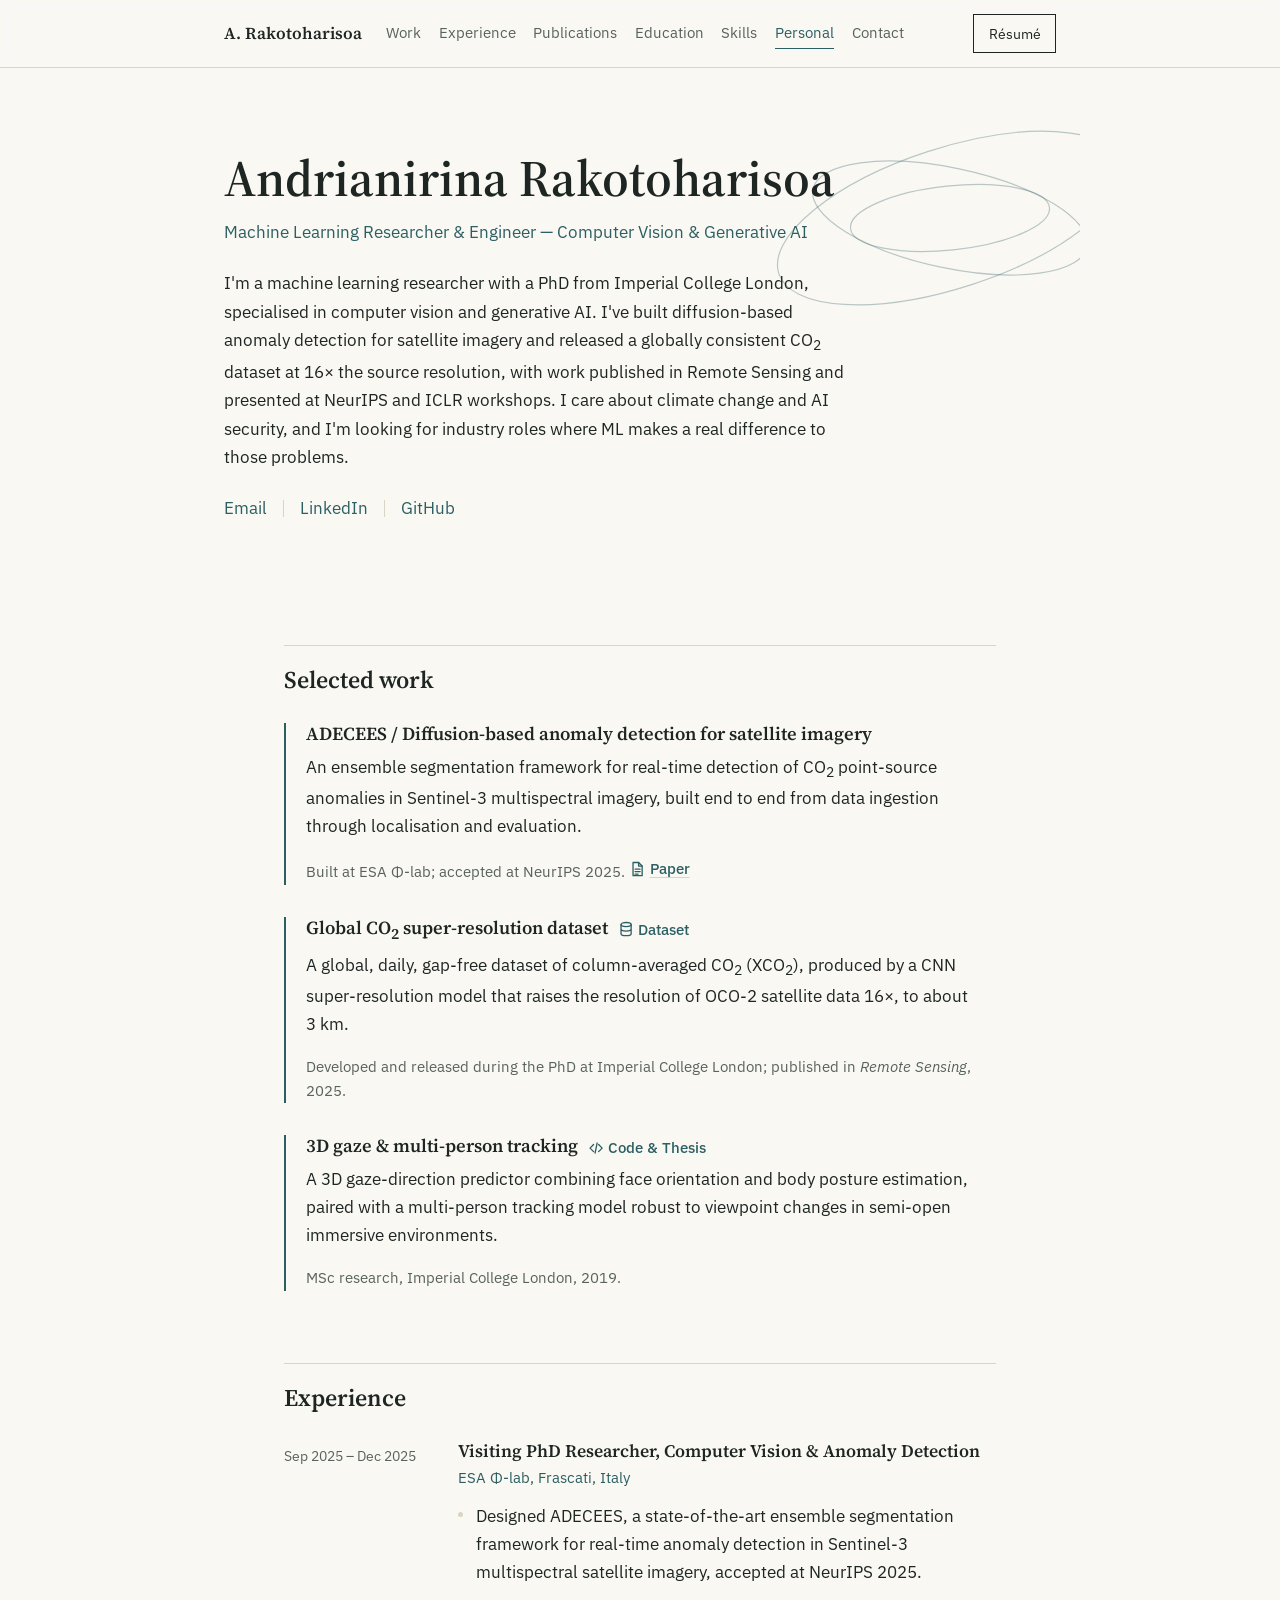
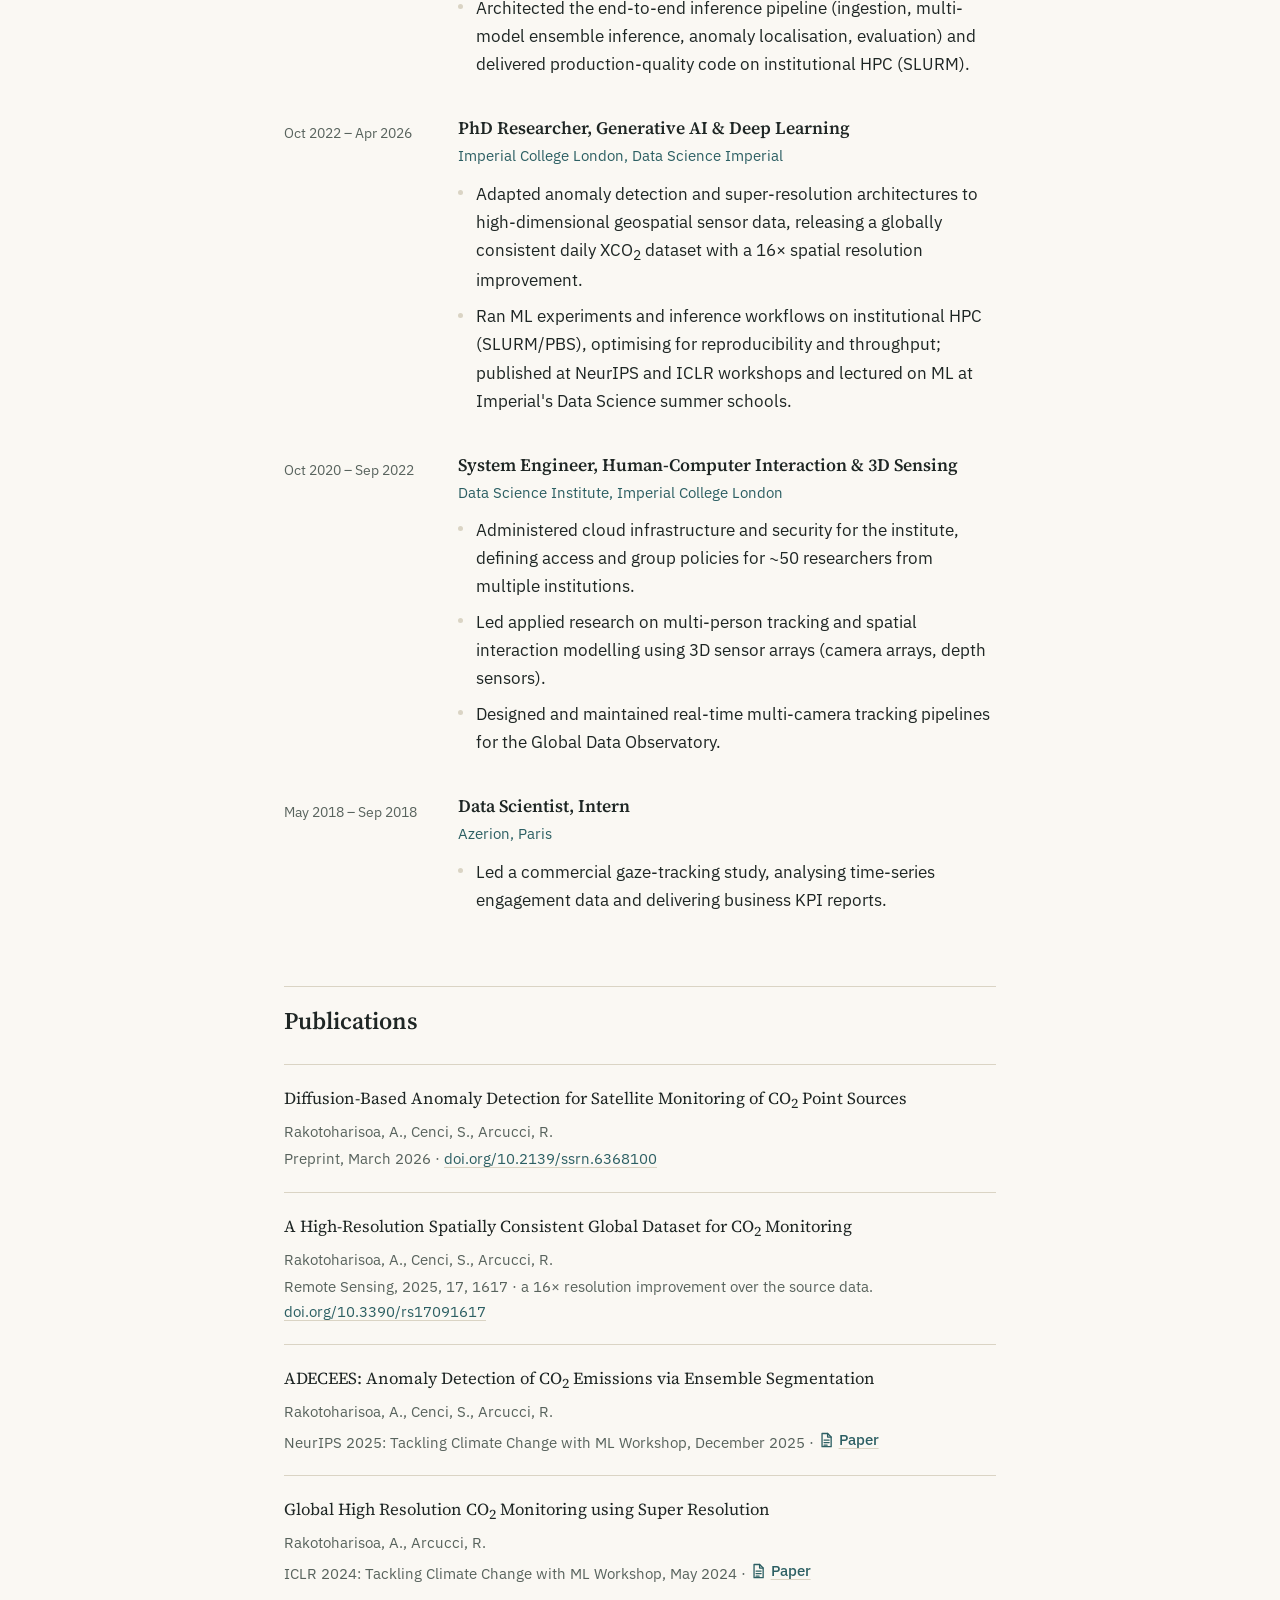
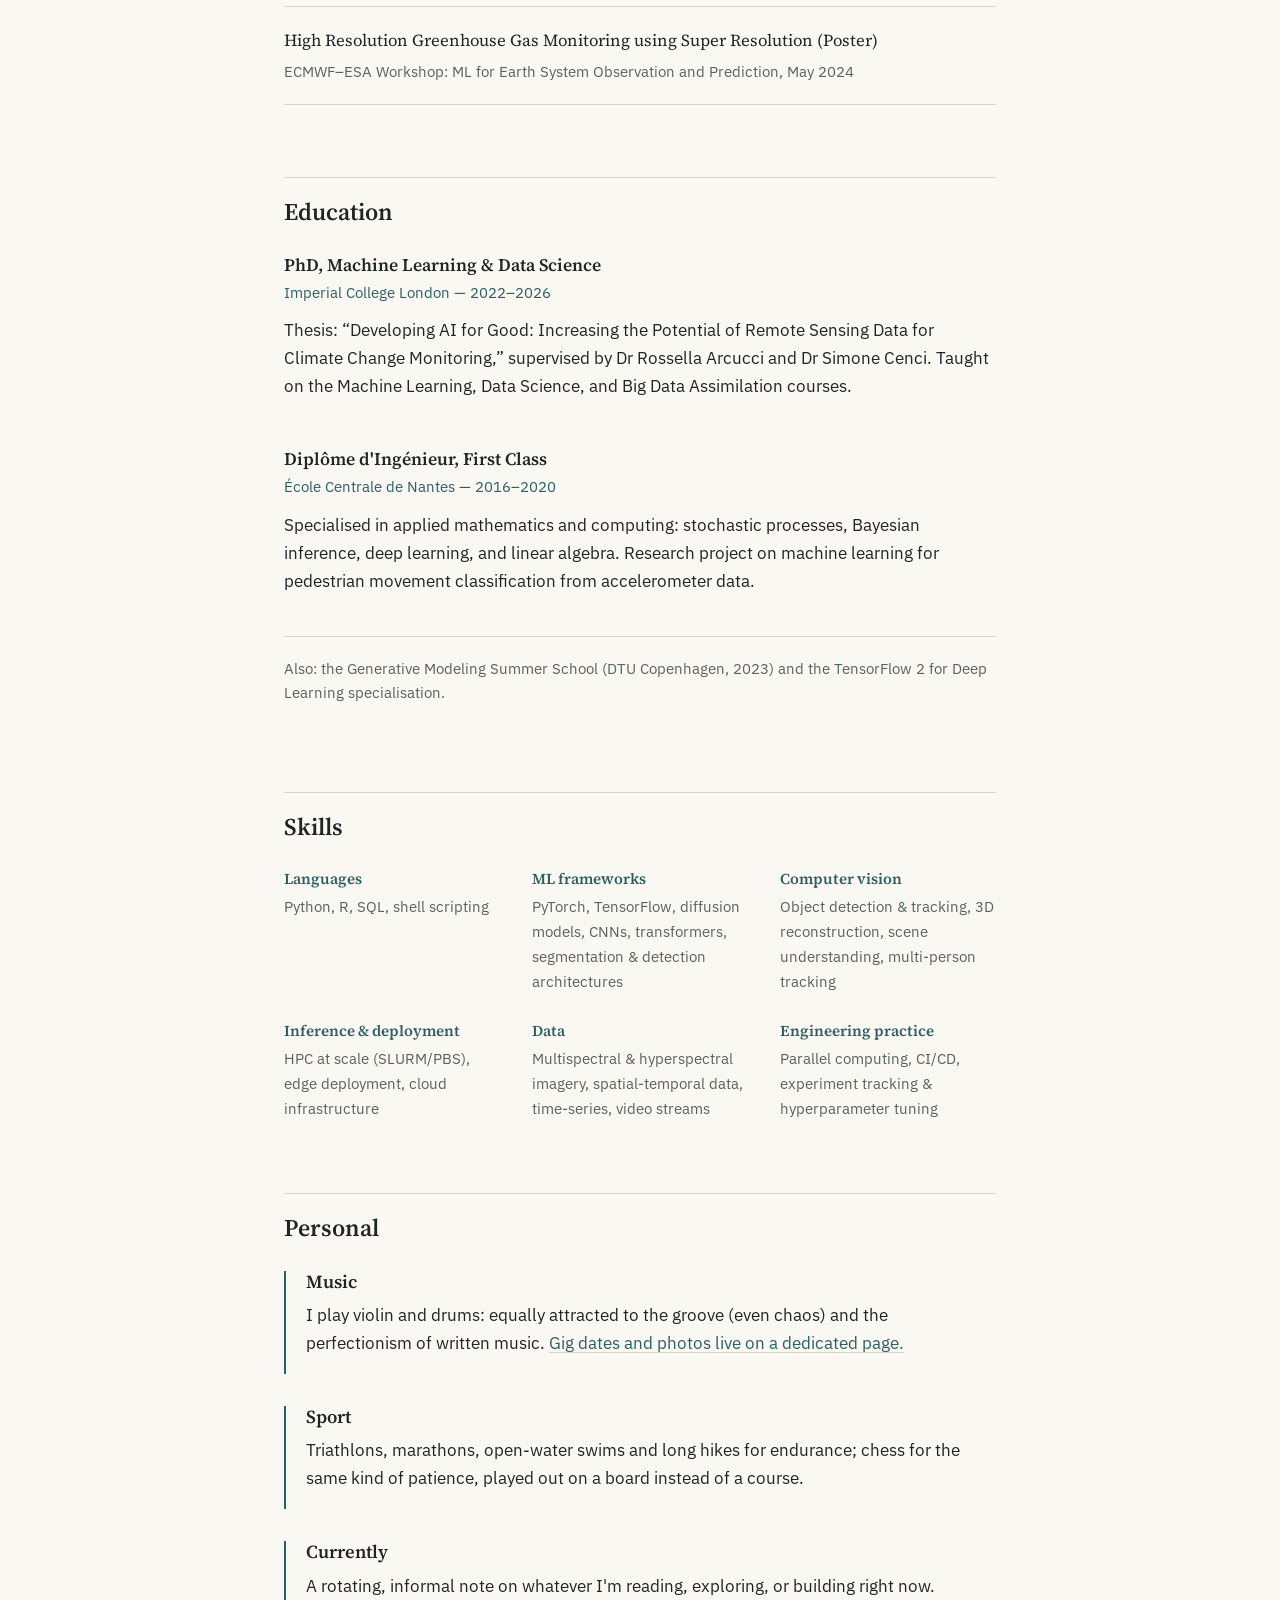
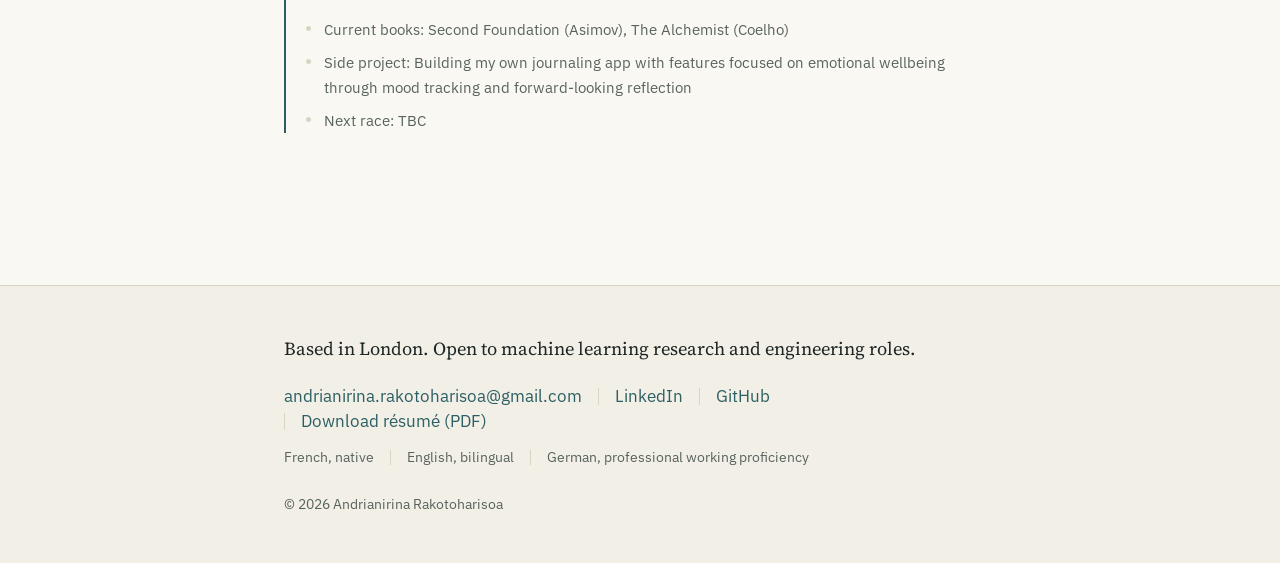
<file: index.html>
<!DOCTYPE html>
<html lang="en">
<head>
<meta charset="UTF-8">
<meta name="viewport" content="width=device-width, initial-scale=1.0">
<title>Andrianirina Rakotoharisoa — Machine Learning Researcher &amp; Engineer</title>
<meta name="description" content="Portfolio of Andrianirina Rakotoharisoa — Machine Learning Researcher and Engineer working in computer vision and generative AI for earth observation and climate monitoring.">
<meta property="og:type" content="website">
<meta property="og:url" content="https://andrianirinarakotoharisoa.github.io/">
<meta property="og:title" content="Andrianirina Rakotoharisoa — Machine Learning Researcher &amp; Engineer">
<meta property="og:description" content="Computer vision and generative AI for earth observation and climate monitoring. PhD, Imperial College London.">
<meta property="og:image" content="https://andrianirinarakotoharisoa.github.io/og-image.png">
<meta property="og:image:width" content="1200">
<meta property="og:image:height" content="630">
<meta property="og:image:alt" content="Andrianirina Rakotoharisoa, Machine Learning Researcher and Engineer">
<meta name="twitter:card" content="summary_large_image">
<link rel="icon" href="data:image/svg+xml,%3Csvg xmlns='http://www.w3.org/2000/svg' viewBox='0 0 32 32'%3E%3Crect width='32' height='32' rx='6' fill='%232C5F63'/%3E%3Ctext x='16' y='22' font-family='Georgia,serif' font-size='15' fill='%23FAF8F3' text-anchor='middle'%3EAR%3C/text%3E%3C/svg%3E">
<link rel="preconnect" href="https://fonts.googleapis.com">
<link rel="preconnect" href="https://fonts.gstatic.com" crossorigin>
<link href="https://fonts.googleapis.com/css2?family=Source+Serif+4:ital,opsz,wght@0,8..60,400;0,8..60,500;0,8..60,600;0,8..60,700;1,8..60,400&family=IBM+Plex+Sans:wght@400;500;600&display=swap" rel="stylesheet">
<link rel="stylesheet" href="style.css">
</head>
<body>

<a class="skip-link" href="#main">Skip to content</a>

<header class="site-header">
  <div class="header-inner">
    <a class="mark" href="#top">A. Rakotoharisoa</a>
    <nav aria-label="Primary">
      <a href="#work">Work</a>
      <a href="#experience">Experience</a>
      <a href="#publications">Publications</a>
      <a href="#education">Education</a>
      <a href="#skills">Skills</a>
      <a href="#personal">Personal</a>
      <a href="#contact">Contact</a>
    </nav>
    <a class="resume-btn" href="resume.pdf" download>Résumé</a>
  </div>
</header>

<main id="main">

  <section class="hero" id="top">
    <svg class="orbit-decoration" viewBox="0 0 420 420" aria-hidden="true" focusable="false">
      <ellipse cx="210" cy="210" rx="180" ry="70" transform="rotate(-18 210 210)"></ellipse>
      <ellipse cx="210" cy="210" rx="140" ry="50" transform="rotate(12 210 210)"></ellipse>
      <ellipse cx="210" cy="210" rx="100" ry="32" transform="rotate(-6 210 210)"></ellipse>
      <circle cx="366" cy="152" r="3.5"></circle>
    </svg>
    <div class="hero-inner">
      <h1>Andrianirina Rakotoharisoa</h1>
      <p class="role">Machine Learning Researcher &amp; Engineer — Computer Vision &amp; Generative AI</p>
      <p class="bio">I'm a machine learning researcher with a PhD from Imperial College London, specialised in computer vision and generative AI. I've built diffusion-based anomaly detection for satellite imagery and released a globally consistent CO<sub>2</sub> dataset at 16× the source resolution, with work published in Remote Sensing and presented at NeurIPS and ICLR workshops. I care about climate change and AI security, and I'm looking for industry roles where ML makes a real difference to those problems.</p>
      <div class="link-row hero-links">
        <a href="mailto:andrianirina.rakotoharisoa@gmail.com">Email</a>
        <a href="https://www.linkedin.com/in/andrianirina-r-228589144/" target="_blank" rel="noopener">LinkedIn</a>
        <a href="https://github.com/andrianirinarakotoharisoa" target="_blank" rel="noopener">GitHub</a>
      </div>
    </div>
  </section>

  <section id="work" class="section">
    <h2>Selected work</h2>
    <div class="work-list">
      <article class="work-item">
        <h3>ADECEES / Diffusion-based anomaly detection for satellite imagery</h3>
        <p>An ensemble segmentation framework for real-time detection of CO<sub>2</sub> point-source anomalies in Sentinel-3 multispectral imagery, built end to end from data ingestion through localisation and evaluation.</p>
        <p class="work-meta">Built at ESA Φ-lab; accepted at NeurIPS 2025. <a class="paper-link" href="https://www.climatechange.ai/papers/neurips2025/70" target="_blank" rel="noopener"><svg class="paper-icon" viewBox="0 0 16 16" aria-hidden="true" focusable="false"><path d="M4 1.5h5.5L13 5v9.5H4z"/><path d="M9.5 1.5V5H13M6 8h5M6 10.5h5M6 13h3"/></svg>Paper</a></p>
      </article>
      <article class="work-item">
        <h3>Global CO<sub>2</sub> super-resolution dataset <a class="paper-link title-link" href="https://gd-xco2.dsi.ic.ac.uk/datasets" target="_blank" rel="noopener"><svg class="paper-icon" viewBox="0 0 16 16" aria-hidden="true" focusable="false"><ellipse cx="8" cy="3.5" rx="5" ry="2"/><path d="M3 3.5v9c0 1.1 2.2 2 5 2s5-.9 5-2v-9M3 8c0 1.1 2.2 2 5 2s5-.9 5-2"/></svg>Dataset</a></h3>
        <p>A global, daily, gap-free dataset of column-averaged CO<sub>2</sub> (XCO<sub>2</sub>), produced by a CNN super-resolution model that raises the resolution of OCO-2 satellite data 16×, to about 3&nbsp;km.</p>
        <p class="work-meta">Developed and released during the PhD at Imperial College London; published in <em>Remote Sensing</em>, 2025.</p>
      </article>
      <article class="work-item">
        <h3>3D gaze &amp; multi-person tracking <a class="paper-link title-link" href="https://github.com/dsi-icl/do-gaze" target="_blank" rel="noopener"><svg class="paper-icon" viewBox="0 0 16 16" aria-hidden="true" focusable="false"><path d="M5.5 4.5 2 8l3.5 3.5M10.5 4.5 14 8l-3.5 3.5M9 3 7 13"/></svg>Code & Thesis</a></h3>
        <p>A 3D gaze-direction predictor combining face orientation and body posture estimation, paired with a multi-person tracking model robust to viewpoint changes in semi-open immersive environments.</p>
        <p class="work-meta">MSc research, Imperial College London, 2019.</p>
      </article>
    </div>
  </section>

  <section id="experience" class="section">
    <h2>Experience</h2>
    <ol class="timeline">
      <li>
        <div class="tl-date">Sep 2025 – Dec 2025</div>
        <div class="tl-content">
          <h3>Visiting PhD Researcher, Computer Vision &amp; Anomaly Detection</h3>
          <p class="tl-org">ESA Φ-lab, Frascati, Italy</p>
          <ul>
            <li>Designed ADECEES, a state-of-the-art ensemble segmentation framework for real-time anomaly detection in Sentinel-3 multispectral satellite imagery, accepted at NeurIPS 2025.</li>
            <li>Architected the end-to-end inference pipeline (ingestion, multi-model ensemble inference, anomaly localisation, evaluation) and delivered production-quality code on institutional HPC (SLURM).</li>
          </ul>
        </div>
      </li>
      <li>
        <div class="tl-date">Oct 2022 – Apr 2026</div>
        <div class="tl-content">
          <h3>PhD Researcher, Generative AI &amp; Deep Learning</h3>
          <p class="tl-org">Imperial College London, Data Science Imperial</p>
          <ul>
            <li>Adapted anomaly detection and super-resolution architectures to high-dimensional geospatial sensor data, releasing a globally consistent daily XCO<sub>2</sub> dataset with a 16× spatial resolution improvement.</li>
            <li>Ran ML experiments and inference workflows on institutional HPC (SLURM/PBS), optimising for reproducibility and throughput; published at NeurIPS and ICLR workshops and lectured on ML at Imperial's Data Science summer schools.</li>
          </ul>
        </div>
      </li>
      <li>
        <div class="tl-date">Oct 2020 – Sep 2022</div>
        <div class="tl-content">
          <h3>System Engineer, Human-Computer Interaction &amp; 3D Sensing</h3>
          <p class="tl-org">Data Science Institute, Imperial College London</p>
          <ul>
            <li>Administered cloud infrastructure and security for the institute, defining access and group policies for ~50 researchers from multiple institutions.</li>
            <li>Led applied research on multi-person tracking and spatial interaction modelling using 3D sensor arrays (camera arrays, depth sensors).</li>
            <li>Designed and maintained real-time multi-camera tracking pipelines for the Global Data Observatory.</li>
          </ul>
        </div>
      </li>
      <!-- <li>
        <div class="tl-date">May 2019 – Oct 2019</div>
        <div class="tl-content">
          <h3>MSc Research, 3D Gaze Estimation &amp; Multi-Person Tracking</h3>
          <p class="tl-org">Data Science Institute, Imperial College London</p>
          <ul>
            <li>Built a 3D gaze-direction predictor combining face orientation and body posture estimation in semi-open immersive environments.</li>
            <li>Implemented a multi-person tracking model robust to viewpoint variation.</li>
          </ul>
        </div>
      </li> -->
      <li>
        <div class="tl-date">May 2018 – Sep 2018</div>
        <div class="tl-content">
          <h3>Data Scientist, Intern</h3>
          <p class="tl-org">Azerion, Paris</p>
          <ul>
            <li>Led a commercial gaze-tracking study, analysing time-series engagement data and delivering business KPI reports.</li>
          </ul>
        </div>
      </li>
    </ol>
  </section>

  <section id="publications" class="section">
    <h2>Publications</h2>
    <ul class="pub-list">
      <li>
        <p class="pub-title">Diffusion-Based Anomaly Detection for Satellite Monitoring of CO<sub>2</sub> Point Sources</p>
        <p class="pub-authors">Rakotoharisoa, A., Cenci, S., Arcucci, R.</p>
        <p class="pub-venue">Preprint, March 2026 · <a href="https://doi.org/10.2139/ssrn.6368100" target="_blank" rel="noopener">doi.org/10.2139/ssrn.6368100</a></p>
      </li>
      <li>
        <p class="pub-title">A High-Resolution Spatially Consistent Global Dataset for CO<sub>2</sub> Monitoring</p>
        <p class="pub-authors">Rakotoharisoa, A., Cenci, S., Arcucci, R.</p>
        <p class="pub-venue">Remote Sensing, 2025, 17, 1617 · a 16× resolution improvement over the source data. <a href="https://doi.org/10.3390/rs17091617" target="_blank" rel="noopener">doi.org/10.3390/rs17091617</a></p>
      </li>
      <li>
        <p class="pub-title">ADECEES: Anomaly Detection of CO<sub>2</sub> Emissions via Ensemble Segmentation</p>
        <p class="pub-authors">Rakotoharisoa, A., Cenci, S., Arcucci, R.</p>
        <p class="pub-venue">NeurIPS 2025: Tackling Climate Change with ML Workshop, December 2025 · <a class="paper-link" href="https://www.climatechange.ai/papers/neurips2025/70" target="_blank" rel="noopener"><svg class="paper-icon" viewBox="0 0 16 16" aria-hidden="true" focusable="false"><path d="M4 1.5h5.5L13 5v9.5H4z"/><path d="M9.5 1.5V5H13M6 8h5M6 10.5h5M6 13h3"/></svg>Paper</a></p>
      </li>
      <li>
        <p class="pub-title">Global High Resolution CO<sub>2</sub> Monitoring using Super Resolution</p>
        <p class="pub-authors">Rakotoharisoa, A., Arcucci, R.</p>
        <p class="pub-venue">ICLR 2024: Tackling Climate Change with ML Workshop, May 2024 · <a class="paper-link" href="https://www.climatechange.ai/papers/iclr2024/48" target="_blank" rel="noopener"><svg class="paper-icon" viewBox="0 0 16 16" aria-hidden="true" focusable="false"><path d="M4 1.5h5.5L13 5v9.5H4z"/><path d="M9.5 1.5V5H13M6 8h5M6 10.5h5M6 13h3"/></svg>Paper</a></p>
      </li>
      <li>
        <p class="pub-title">High Resolution Greenhouse Gas Monitoring using Super Resolution (Poster)</p>
        <p class="pub-venue">ECMWF–ESA Workshop: ML for Earth System Observation and Prediction, May 2024</p>
      </li>
    </ul>
  </section>

  <section id="education" class="section">
    <h2>Education</h2>
    <div class="edu-list">
      <article>
        <h3>PhD, Machine Learning &amp; Data Science</h3>
        <p class="edu-org">Imperial College London — 2022–2026</p>
        <p>Thesis: “Developing AI for Good: Increasing the Potential of Remote Sensing Data for Climate Change Monitoring,” supervised by Dr Rossella Arcucci and Dr Simone Cenci. Taught on the Machine Learning, Data Science, and Big Data Assimilation courses.</p>
      </article>
      <article>
        <h3>Diplôme d'Ingénieur, First Class</h3>
        <p class="edu-org">École Centrale de Nantes — 2016–2020</p>
        <p>Specialised in applied mathematics and computing: stochastic processes, Bayesian inference, deep learning, and linear algebra. Research project on machine learning for pedestrian movement classification from accelerometer data.</p>
      </article>
    </div>
    <p class="training-note">Also: the Generative Modeling Summer School (DTU Copenhagen, 2023) and the TensorFlow 2 for Deep Learning specialisation.</p>
  </section>

  <section id="skills" class="section">
    <h2>Skills</h2>
    <div class="skills-grid">
      <div><h3>Languages</h3><p>Python, R, SQL, shell scripting</p></div>
      <div><h3>ML frameworks</h3><p>PyTorch, TensorFlow, diffusion models, CNNs, transformers, segmentation &amp; detection architectures</p></div>
      <div><h3>Computer vision</h3><p>Object detection &amp; tracking, 3D reconstruction, scene understanding, multi-person tracking</p></div>
      <div><h3>Inference &amp; deployment</h3><p>HPC at scale (SLURM/PBS), edge deployment, cloud infrastructure</p></div>
      <div><h3>Data</h3><p>Multispectral &amp; hyperspectral imagery, spatial-temporal data, time-series, video streams</p></div>
      <div><h3>Engineering practice</h3><p>Parallel computing, CI/CD, experiment tracking &amp; hyperparameter tuning</p></div>
    </div>
  </section>

  <section id="personal" class="section">
    <h2>Personal</h2>
    <div class="work-list">
      <article class="work-item">
        <h3>Music</h3>
        <p>I play violin and drums: equally attracted to the groove (even chaos) and the perfectionism of written music. <a href="music.html">Gig dates and photos live on a dedicated page.</a></p>
      </article>
      <article class="work-item">
        <h3>Sport</h3>
        <p>Triathlons, marathons, open-water swims and long hikes for endurance; chess for the same kind of patience, played out on a board instead of a course.</p>
      </article>
      <article class="work-item">
        <h3>Currently</h3>
        <p>A rotating, informal note on whatever I'm reading, exploring, or building right now.</p>
        <ul class="currently-list">
          <li>Current books: Second Foundation (Asimov), The Alchemist (Coelho)</li>
          <li>Side project: Building my own journaling app with features focused on emotional wellbeing through mood tracking and forward-looking reflection</li>
          <li>Next race: TBC</li>
        </ul>
      </article>
    </div>
  </section>

</main>

<footer id="contact" class="site-footer">
  <div class="footer-inner">
    <p class="footer-lead">Based in London. Open to machine learning research and engineering roles.</p>
    <div class="link-row footer-links">
      <a href="mailto:andrianirina.rakotoharisoa@gmail.com">andrianirina.rakotoharisoa@gmail.com</a>
      <a href="https://www.linkedin.com/in/andrianirina-r-228589144/" target="_blank" rel="noopener">LinkedIn</a>
      <a href="https://github.com/andrianirinarakotoharisoa" target="_blank" rel="noopener">GitHub</a>
      <a href="resume.pdf" download>Download résumé (PDF)</a>
    </div>
    <div class="link-row languages">
      <span>French, native</span>
      <span>English, bilingual</span>
      <span>German, professional working proficiency</span>
    </div>
    <p class="copyright">© 2026 Andrianirina Rakotoharisoa</p>
  </div>
</footer>

<script>
  // Highlight the current section in the nav as the page is scrolled.
  const links = document.querySelectorAll('nav a[href^="#"]');
  const sections = Array.from(links)
    .map(a => document.querySelector(a.getAttribute('href')))
    .filter(Boolean);

  if ('IntersectionObserver' in window && sections.length) {
    const observer = new IntersectionObserver((entries) => {
      entries.forEach(entry => {
        const link = document.querySelector(`nav a[href="#${entry.target.id}"]`);
        if (!link) return;
        if (entry.isIntersecting) {
          links.forEach(l => l.classList.remove('active'));
          link.classList.add('active');
        }
      });
    }, { rootMargin: '-45% 0px -50% 0px' });

    sections.forEach(section => observer.observe(section));
  }
</script>

<script data-goatcounter="https://arakotoharisoa.goatcounter.com/count" async src="https://gc.zgo.at/count.js"></script>
</body>
</html>
</file>
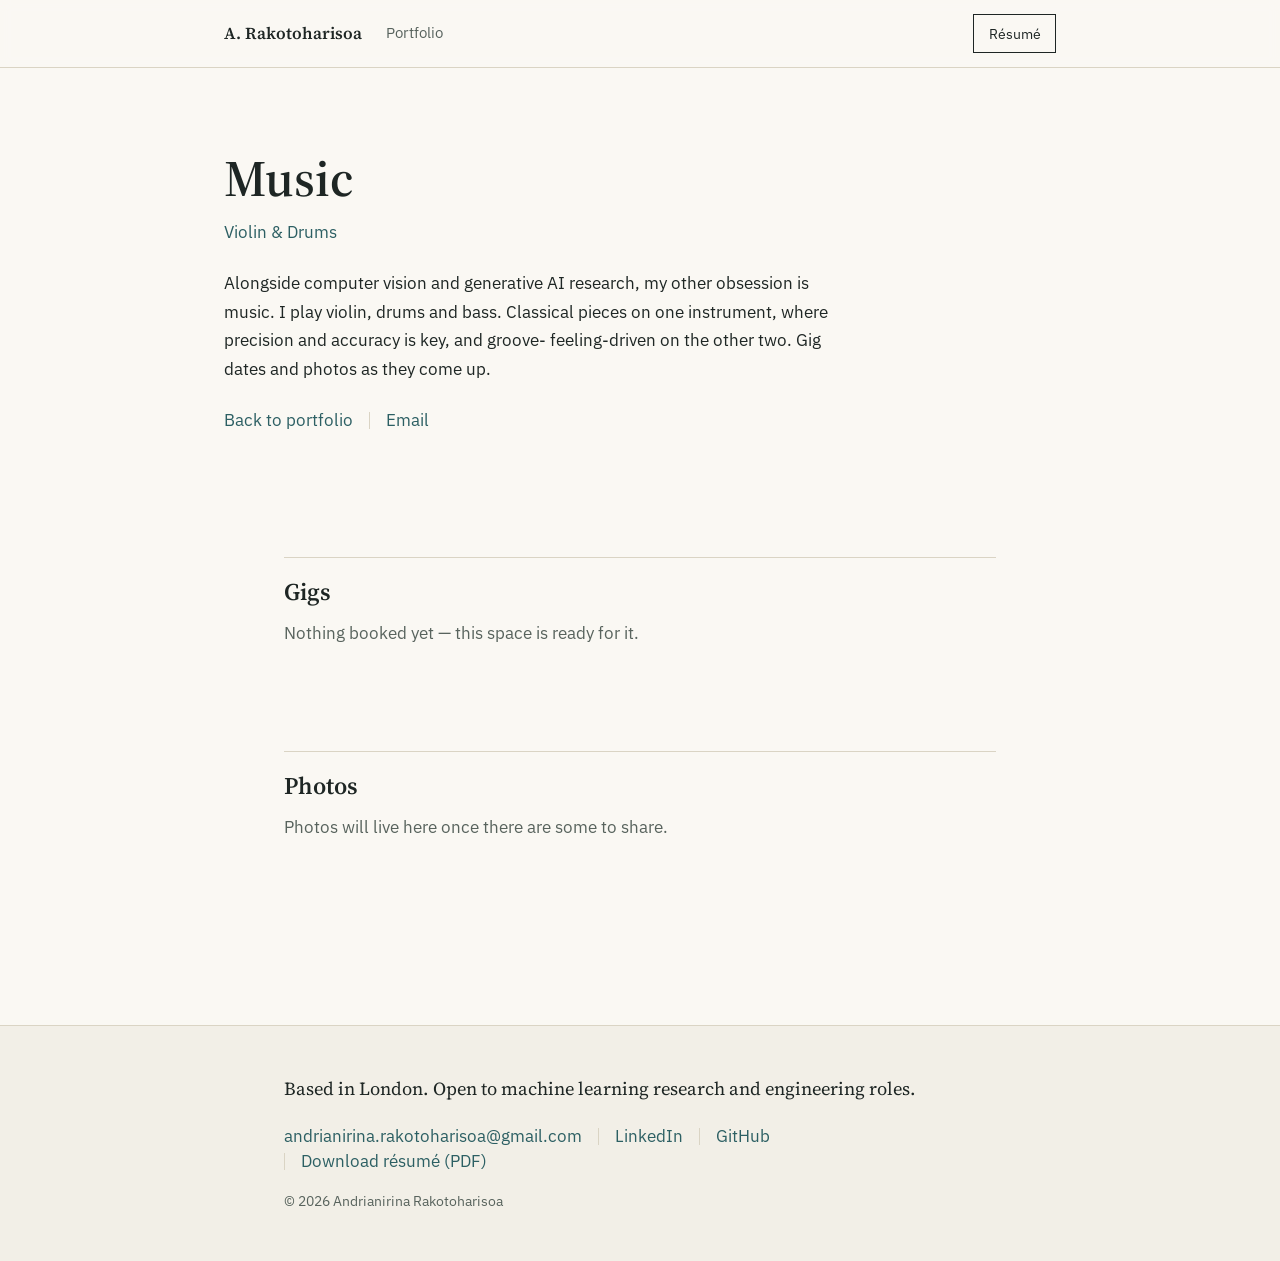
<file: music.html>
<!DOCTYPE html>
<html lang="en">
<head>
<meta charset="UTF-8">
<meta name="viewport" content="width=device-width, initial-scale=1.0">
<title>Music — Andrianirina Rakotoharisoa</title>
<meta name="description" content="Violin and drums, alongside machine learning research — gig dates and photos.">
<link rel="icon" href="data:image/svg+xml,%3Csvg xmlns='http://www.w3.org/2000/svg' viewBox='0 0 32 32'%3E%3Crect width='32' height='32' rx='6' fill='%232C5F63'/%3E%3Ctext x='16' y='22' font-family='Georgia,serif' font-size='15' fill='%23FAF8F3' text-anchor='middle'%3EAR%3C/text%3E%3C/svg%3E">
<link rel="preconnect" href="https://fonts.googleapis.com">
<link rel="preconnect" href="https://fonts.gstatic.com" crossorigin>
<link href="https://fonts.googleapis.com/css2?family=Source+Serif+4:ital,opsz,wght@0,8..60,400;0,8..60,500;0,8..60,600;0,8..60,700;1,8..60,400&family=IBM+Plex+Sans:wght@400;500;600&display=swap" rel="stylesheet">
<link rel="stylesheet" href="style.css">
</head>
<body>

<a class="skip-link" href="#main">Skip to content</a>

<header class="site-header">
  <div class="header-inner">
    <a class="mark" href="index.html">A. Rakotoharisoa</a>
    <nav aria-label="Primary">
      <a href="index.html">Portfolio</a>
    </nav>
    <a class="resume-btn" href="resume.pdf" download>Résumé</a>
  </div>
</header>

<main id="main">

  <section class="hero" id="top">
    <div class="hero-inner">
      <h1>Music</h1>
      <p class="role">Violin &amp; Drums</p>
      <p class="bio">Alongside computer vision and generative AI research, my other obsession is music. I play violin, drums and bass. Classical pieces on one instrument, where precision and accuracy is key, and groove- feeling-driven on the other two. Gig dates and photos as they come up.</p>
      <div class="link-row hero-links">
        <a href="index.html">Back to portfolio</a>
        <a href="mailto:andrianirina.rakotoharisoa@gmail.com">Email</a>
      </div>
    </div>
  </section>

  <section id="gigs" class="section">
    <h2>Gigs</h2>
    <p class="section-note">Nothing booked yet — this space is ready for it.</p>
    <ul class="gig-list">
      <!-- Add a gig like this:
      <li>
        <span class="gig-date">12 Oct 2026</span>
        <span class="gig-details">Venue name, city — violin, chamber quartet</span>
      </li>
      -->
    </ul>
  </section>

  <section id="photos" class="section">
    <h2>Photos</h2>
    <p class="section-note">Photos will live here once there are some to share.</p>
    <div class="photo-grid">
      <!-- Add a photo like this. Put the image file in an /images folder in the repo, then:
      <figure>
        <img src="images/gig-1.jpg" alt="Describe the photo">
        <figcaption>Short caption</figcaption>
      </figure>
      -->
    </div>
  </section>

</main>

<footer id="contact" class="site-footer">
  <div class="footer-inner">
    <p class="footer-lead">Based in London. Open to machine learning research and engineering roles.</p>
    <div class="link-row footer-links">
      <a href="mailto:andrianirina.rakotoharisoa@gmail.com">andrianirina.rakotoharisoa@gmail.com</a>
      <a href="https://www.linkedin.com/in/andrianirina-r-228589144/" target="_blank" rel="noopener">LinkedIn</a>
      <a href="https://github.com/andrianirinarakotoharisoa" target="_blank" rel="noopener">GitHub</a>
      <a href="resume.pdf" download>Download résumé (PDF)</a>
    </div>
    <p class="copyright">© 2026 Andrianirina Rakotoharisoa</p>
  </div>
</footer>

<script data-goatcounter="https://arakotoharisoa.goatcounter.com/count" async src="https://gc.zgo.at/count.js"></script>
</body>
</html>
</file>
<file: style.css>
/* ---------- Tokens ---------- */
:root {
  --paper: #FAF8F3;
  --paper-2: #F2EFE7;
  --ink: #1E2624;
  --ink-muted: #58635D;
  --accent: #2C5F63;
  --accent-tint: #E4EDEC;
  --rule: #DAD4C4;

  --font-serif: "Source Serif 4", Georgia, "Times New Roman", serif;
  --font-sans: "IBM Plex Sans", -apple-system, BlinkMacSystemFont, "Segoe UI", sans-serif;

  --content-width: 760px;
  --wide-width: 880px;
}

/* ---------- Reset ---------- */
* { box-sizing: border-box; }
html { scroll-behavior: auto; }
@media (prefers-reduced-motion: no-preference) {
  html { scroll-behavior: smooth; }
}
body {
  margin: 0;
  background: var(--paper);
  color: var(--ink);
  font-family: var(--font-sans);
  font-size: 17px;
  line-height: 1.65;
  -webkit-font-smoothing: antialiased;
}
h1, h2, h3 { font-family: var(--font-serif); font-weight: 600; line-height: 1.2; margin: 0; }
p { margin: 0 0 1em; }
ul, ol { margin: 0; padding: 0; list-style: none; }
a { color: inherit; text-decoration: none; }
img { max-width: 100%; display: block; }

:focus-visible {
  outline: 2px solid var(--accent);
  outline-offset: 3px;
}

.skip-link {
  position: absolute;
  left: -9999px;
  top: 0;
  background: var(--ink);
  color: var(--paper);
  padding: 0.75em 1em;
  z-index: 100;
}
.skip-link:focus {
  left: 1em;
  top: 1em;
}

/* ---------- Layout helpers ---------- */
.section {
  max-width: var(--content-width);
  margin: 0 auto;
  padding: 4.5rem 1.5rem 0;
  scroll-margin-top: 5rem;
}
.section:last-of-type { padding-bottom: 4.5rem; }
.section h2 {
  font-size: 1.5rem;
  border-top: 1px solid var(--rule);
  padding-top: 1.25rem;
  margin-bottom: 1.75rem;
}
.section-note {
  color: var(--ink-muted);
  margin-top: -1rem;
  margin-bottom: 2rem;
  max-width: 56ch;
}

/* ---------- Link rows (contact, footer, languages) ---------- */
.link-row {
  display: flex;
  flex-wrap: wrap;
  row-gap: 0.5rem;
}
.link-row a,
.link-row span {
  padding: 0 1rem;
  border-left: 1px solid var(--rule);
  line-height: 1;
}
.link-row a:first-child,
.link-row span:first-child {
  padding-left: 0;
  border-left: none;
}
.link-row a {
  color: var(--accent);
}
.link-row a:hover,
.link-row a:focus-visible {
  text-decoration: underline;
}
.link-row span {
  color: var(--ink-muted);
  font-size: 0.9rem;
}

/* ---------- Header / nav ---------- */
.site-header {
  position: sticky;
  top: 0;
  z-index: 10;
  background: rgba(250, 248, 243, 0.92);
  backdrop-filter: blur(6px);
  border-bottom: 1px solid var(--rule);
}
.header-inner {
  max-width: var(--wide-width);
  margin: 0 auto;
  padding: 0.9rem 1.5rem;
  display: flex;
  align-items: center;
  gap: 1.5rem;
}
.mark {
  font-family: var(--font-serif);
  font-weight: 600;
  font-size: 1.05rem;
  white-space: nowrap;
}
.site-header nav {
  display: flex;
  flex-wrap: wrap;
  gap: 0.25rem 1.1rem;
  margin-right: auto;
  font-size: 0.92rem;
}
.site-header nav a {
  color: var(--ink-muted);
  padding: 0.2rem 0;
  border-bottom: 1px solid transparent;
}
.site-header nav a:hover,
.site-header nav a:focus-visible {
  color: var(--ink);
}
.site-header nav a.active {
  color: var(--accent);
  border-bottom-color: var(--accent);
}
.resume-btn {
  border: 1px solid var(--ink);
  padding: 0.4rem 0.9rem;
  font-size: 0.9rem;
  white-space: nowrap;
  transition: background 0.15s ease, color 0.15s ease;
}
.resume-btn:hover,
.resume-btn:focus-visible {
  background: var(--ink);
  color: var(--paper);
}
@media (max-width: 720px) {
  .header-inner {
    flex-wrap: wrap;
    padding: 0.7rem 1rem 0;
    gap: 0.5rem 1rem;
  }
  .mark { margin-right: auto; }
  .resume-btn { padding: 0.3rem 0.75rem; font-size: 0.85rem; }
  .site-header nav {
    order: 3;
    width: 100%;
    margin-right: 0;
    flex-wrap: nowrap;
    overflow-x: auto;
    scrollbar-width: none;
    padding-bottom: 0.5rem;
  }
  .site-header nav::-webkit-scrollbar { display: none; }
  .site-header nav a { white-space: nowrap; }
}

/* ---------- Hero ---------- */
.hero {
  position: relative;
  max-width: var(--wide-width);
  margin: 0 auto;
  padding: 5rem 1.5rem 3.5rem;
  overflow: hidden;
  scroll-margin-top: 5rem;
}
.hero-inner {
  max-width: var(--content-width);
  position: relative;
  z-index: 1;
}
@media (prefers-reduced-motion: no-preference) {
  .hero-inner > * {
    animation: rise 0.7s ease both;
  }
  .hero-inner > *:nth-child(2) { animation-delay: 0.08s; }
  .hero-inner > *:nth-child(3) { animation-delay: 0.16s; }
  .hero-inner > *:nth-child(4) { animation-delay: 0.24s; }
}
@keyframes rise {
  from { opacity: 0; transform: translateY(10px); }
  to { opacity: 1; transform: translateY(0); }
}
.hero h1 {
  font-size: clamp(2.1rem, 4.6vw, 3.2rem);
  margin-bottom: 0.6rem;
}
.hero .role {
  font-size: 1.05rem;
  color: var(--accent);
  margin-bottom: 1.4rem;
}
.hero .bio {
  font-size: 1.08rem;
  max-width: 62ch;
  margin-bottom: 1.8rem;
}
.orbit-decoration {
  position: absolute;
  top: -60px;
  right: -80px;
  width: 420px;
  height: 420px;
  pointer-events: none;
}
.orbit-decoration ellipse {
  fill: none;
  stroke: var(--accent);
  stroke-opacity: 0.32;
  stroke-width: 1.2;
}
.orbit-decoration circle {
  fill: var(--accent);
  fill-opacity: 0.55;
}
@media (max-width: 820px) {
  .orbit-decoration { width: 280px; height: 280px; top: -40px; right: -60px; opacity: 0.7; }
}
@media (max-width: 560px) {
  .orbit-decoration { display: none; }
}

/* ---------- Selected work ---------- */
.work-list {
  display: flex;
  flex-direction: column;
  gap: 2rem;
}
.work-item {
  border-left: 2px solid var(--accent);
  padding-left: 1.25rem;
}
.work-item h3 {
  font-size: 1.15rem;
  margin-bottom: 0.5rem;
}
.work-meta {
  color: var(--ink-muted);
  font-size: 0.92rem;
  margin-bottom: 0;
}

.currently-list {
  display: flex;
  flex-direction: column;
  gap: 0.5rem;
  margin-top: 0.75rem;
}
.currently-list li {
  position: relative;
  padding-left: 1.1rem;
  color: var(--ink-muted);
  font-size: 0.95rem;
}
.currently-list li::before {
  content: "";
  position: absolute;
  left: 0;
  top: 0.6em;
  width: 5px;
  height: 5px;
  background: var(--rule);
  border-radius: 50%;
}

/* ---------- Inline links within body copy ---------- */
.section p a,
.hero-inner .bio a {
  color: var(--accent);
  text-decoration: underline;
  text-decoration-color: var(--rule);
  text-underline-offset: 3px;
}
.section p a:hover,
.section p a:focus-visible,
.hero-inner .bio a:hover,
.hero-inner .bio a:focus-visible {
  text-decoration-color: currentColor;
}

/* ---------- Music page: gigs & photos ---------- */
.gig-list {
  display: flex;
  flex-direction: column;
}
.gig-list li {
  display: flex;
  flex-wrap: wrap;
  gap: 0.4rem 1.5rem;
  border-top: 1px solid var(--rule);
  padding: 1rem 0;
}
.gig-date {
  color: var(--ink-muted);
  font-size: 0.9rem;
  min-width: 110px;
}
.gig-details { flex: 1; }

.photo-grid {
  display: grid;
  grid-template-columns: repeat(auto-fit, minmax(180px, 1fr));
  gap: 1.5rem;
}
.photo-grid figure { margin: 0; }
.photo-grid img {
  width: 100%;
  height: auto;
  display: block;
}
.photo-grid figcaption {
  font-size: 0.85rem;
  color: var(--ink-muted);
  margin-top: 0.5rem;
}

/* ---------- Timeline (experience) ---------- */
.timeline {
  display: flex;
  flex-direction: column;
  gap: 2.5rem;
}
.timeline > li {
  display: grid;
  grid-template-columns: 150px 1fr;
  gap: 1.5rem;
}
.tl-date {
  color: var(--ink-muted);
  font-size: 0.9rem;
  padding-top: 0.2rem;
}
.tl-content h3 {
  font-size: 1.1rem;
  margin-bottom: 0.3rem;
}
.tl-org {
  color: var(--accent);
  font-size: 0.92rem;
  margin-bottom: 0.7rem;
}
.tl-content ul {
  display: flex;
  flex-direction: column;
  gap: 0.5rem;
}
.tl-content li {
  position: relative;
  padding-left: 1.1rem;
}
.tl-content li::before {
  content: "";
  position: absolute;
  left: 0;
  top: 0.6em;
  width: 5px;
  height: 5px;
  background: var(--rule);
  border-radius: 50%;
}
@media (max-width: 640px) {
  .timeline > li { grid-template-columns: 1fr; gap: 0.4rem; }
  .tl-date { font-size: 0.85rem; }
}

/* ---------- Publications ---------- */
.pub-list {
  display: flex;
  flex-direction: column;
}
.pub-list li {
  padding: 1.25rem 0;
  border-top: 1px solid var(--rule);
}
.pub-list li:last-child {
  border-bottom: 1px solid var(--rule);
}
.pub-title {
  font-family: var(--font-serif);
  font-size: 1.05rem;
  margin-bottom: 0.3rem;
}
.pub-authors {
  color: var(--ink-muted);
  font-size: 0.92rem;
  margin-bottom: 0.2rem;
}
.pub-venue {
  color: var(--ink-muted);
  font-size: 0.92rem;
  margin-bottom: 0;
}
.pub-venue a {
  color: var(--accent);
}
.pub-venue a:hover,
.pub-venue a:focus-visible {
  text-decoration: underline;
}
.paper-link {
  display: inline-flex;
  align-items: center;
  gap: 0.3em;
  font-weight: 500;
}
.title-link {
  margin-left: 0.4em;
  font-family: var(--font-sans);
  font-size: 0.92rem;
  color: var(--accent);
  vertical-align: middle;
}
.title-link:hover,
.title-link:focus-visible {
  text-decoration: underline;
}
.paper-icon {
  width: 1.1em;
  height: 1.1em;
  fill: none;
  stroke: currentColor;
  stroke-width: 1.3;
  stroke-linejoin: round;
  stroke-linecap: round;
}

/* ---------- Education ---------- */
.edu-list {
  display: flex;
  flex-direction: column;
  gap: 2rem;
  margin-bottom: 1.5rem;
}
.edu-list h3 {
  font-size: 1.1rem;
  margin-bottom: 0.3rem;
}
.edu-org {
  color: var(--accent);
  font-size: 0.92rem;
  margin-bottom: 0.7rem;
}
.training-note {
  color: var(--ink-muted);
  font-size: 0.92rem;
  border-top: 1px solid var(--rule);
  padding-top: 1.25rem;
}

/* ---------- Skills ---------- */
.skills-grid {
  display: grid;
  grid-template-columns: repeat(auto-fit, minmax(200px, 1fr));
  gap: 1.75rem 2rem;
}
.skills-grid h3 {
  font-size: 0.95rem;
  color: var(--accent);
  margin-bottom: 0.35rem;
}
.skills-grid p {
  font-size: 0.95rem;
  color: var(--ink-muted);
  margin-bottom: 0;
}

/* ---------- Footer ---------- */
.site-footer {
  background: var(--paper-2);
  border-top: 1px solid var(--rule);
  margin-top: 5rem;
}
.footer-inner {
  max-width: var(--content-width);
  margin: 0 auto;
  padding: 3rem 1.5rem;
}
.footer-lead {
  font-family: var(--font-serif);
  font-size: 1.15rem;
  margin-bottom: 1.5rem;
}
.footer-links {
  margin-bottom: 1.25rem;
}
.languages {
  margin-bottom: 1.75rem;
}
.copyright {
  color: var(--ink-muted);
  font-size: 0.85rem;
  margin-bottom: 0;
}
</file>
